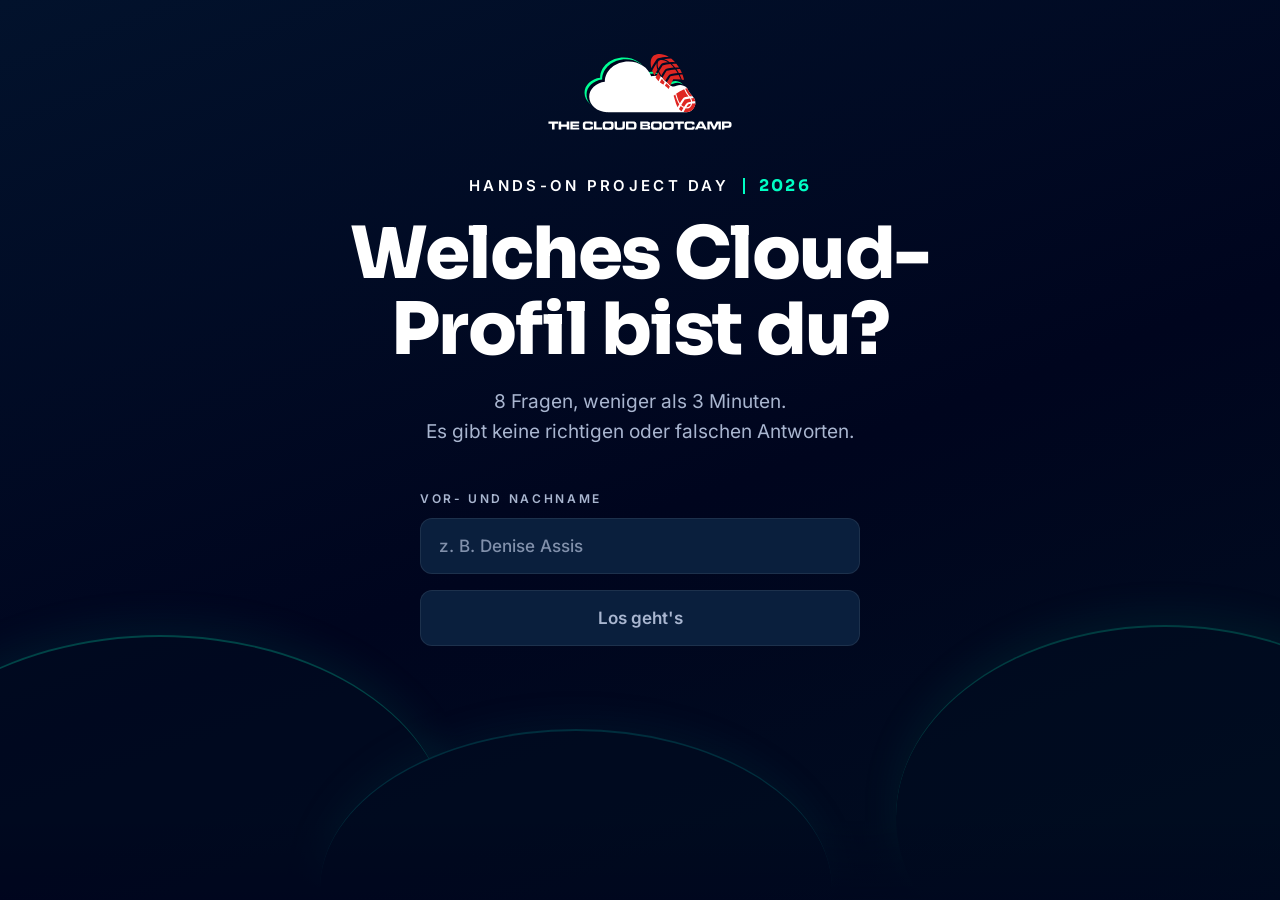
<file: index.html>
<!DOCTYPE html>
<html lang="de">
<head>
  <meta charset="utf-8">
  <meta name="viewport" content="width=device-width, initial-scale=1">
  <title>Welches Cloud-Profil bist du? · Hands-on Project Day 2026</title>
  <link rel="stylesheet" href="./src/styles.css">
  <script type="module" src="./src/quiz.js"></script>
</head>
<body>
  <main>
    <section id="bildschirm-start" class="bildschirm bildschirm-start" aria-labelledby="start-titel">
      <div class="deko" aria-hidden="true">
        <div class="deko-gebaeude">
          <span style="--w:28px;--h:60px"></span>
          <span style="--w:40px;--h:110px"></span>
          <span style="--w:24px;--h:80px"></span>
          <span style="--w:46px;--h:140px"></span>
          <span style="--w:30px;--h:70px"></span>
        </div>
        <span class="deko-huegel deko-huegel-1"></span>
        <span class="deko-huegel deko-huegel-2"></span>
        <span class="deko-huegel deko-huegel-3"></span>
        <span class="deko-verlauf"></span>
      </div>

      <div class="start-inhalt">
        <img class="start-logo" src="./assets/logo-tcb.svg" alt="The Cloud Bootcamp" width="211" height="87">

        <div class="start-kopf">
          <p class="event">
            <span class="eyebrow">HANDS-ON PROJECT DAY</span>
            <span class="event-trenner"></span>
            <span class="event-jahr">2026</span>
          </p>
          <h1 id="start-titel" class="start-titel" tabindex="-1">Welches Cloud-Profil bist du?</h1>
          <p class="start-untertitel">8 Fragen, weniger als 3 Minuten.<br>Es gibt keine richtigen oder falschen Antworten.</p>
        </div>

        <form id="start-formular" class="start-formular" novalidate>
          <label for="name" class="eyebrow eyebrow-gedaempft">VOR- UND NACHNAME</label>
          <input id="name" name="name" type="text" class="eingabe" autocomplete="name" placeholder="z. B. Denise Assis" maxlength="60" required>
          <button id="btn-start" type="submit" class="btn btn-primaer" disabled>Los geht's</button>
          <p id="start-fehler" class="fehler" role="alert" hidden></p>
        </form>
      </div>
    </section>

    <section id="bildschirm-quiz" class="bildschirm bildschirm-quiz" aria-labelledby="quiz-frage" hidden>
      <div class="quiz">
        <header class="quiz-kopf">
          <div id="quiz-fortschritt" class="fortschritt" role="progressbar" aria-valuemin="1"></div>
          <div class="quiz-meta">
            <span class="eyebrow eyebrow-gedaempft">HANDS-ON PROJECT DAY</span>
            <span class="zaehler"><span id="quiz-aktuell" class="zaehler-aktuell">01</span> / <span id="quiz-gesamt">08</span></span>
          </div>
        </header>

        <h1 id="quiz-frage" class="quiz-frage" tabindex="-1"></h1>

        <div id="quiz-optionen" class="optionen" role="radiogroup" aria-labelledby="quiz-frage"></div>

        <nav class="quiz-nav" aria-label="Quiz-Navigation">
          <button id="btn-zurueck" type="button" class="btn btn-sekundaer">Zurück</button>
          <button id="btn-weiter" type="button" class="btn btn-primaer" disabled>Weiter</button>
        </nav>
      </div>
    </section>

    <section id="bildschirm-ergebnis" class="bildschirm bildschirm-ergebnis" aria-labelledby="ergebnis-titel" hidden>
      <div class="ergebnis">
        <div class="ergebnis-profil">
          <p class="eyebrow eyebrow-gedaempft">DEIN CLOUD-PROFIL IST</p>
          <h1 id="ergebnis-titel" class="ergebnis-titel" tabindex="-1"></h1>
          <div class="pill-affinitaet">
            <span id="pill-icon" class="pill-icon" aria-hidden="true"></span>
            <span class="pill-trenner"></span>
            <span class="pill-texte">
              <span id="pill-label" class="pill-label"></span>
              <span id="pill-profil" class="pill-profil"></span>
            </span>
          </div>
          <p id="ergebnis-ergaenzend" class="ergebnis-ergaenzend" hidden></p>
        </div>

        <figure class="ergebnis-radar">
          <div id="radar-seite" class="radar-seite" role="img"></div>
          <figcaption>
            <ul id="ergebnis-punkte" class="ergebnis-punkte"></ul>
          </figcaption>
        </figure>

        <div class="ergebnis-badge">
          <div class="ergebnis-badge-titel">
            <p class="eyebrow eyebrow-gedaempft">DEIN VIRTUELLES BADGE</p>
            <h2>Teile es mit deinem Netzwerk</h2>
          </div>
          <div id="badge-vorschau" class="badge-vorschau" role="img" aria-label="Vorschau des Badges"></div>
          <div class="ergebnis-aktionen">
            <button id="btn-download" type="button" class="btn btn-primaer">Badge herunterladen (PNG)</button>
            <button id="btn-wiederholen" type="button" class="btn btn-sekundaer">Quiz wiederholen</button>
          </div>
          <p id="ergebnis-fehler" class="fehler" role="alert" hidden></p>
        </div>
      </div>
    </section>
  </main>
</body>
</html>
</file>
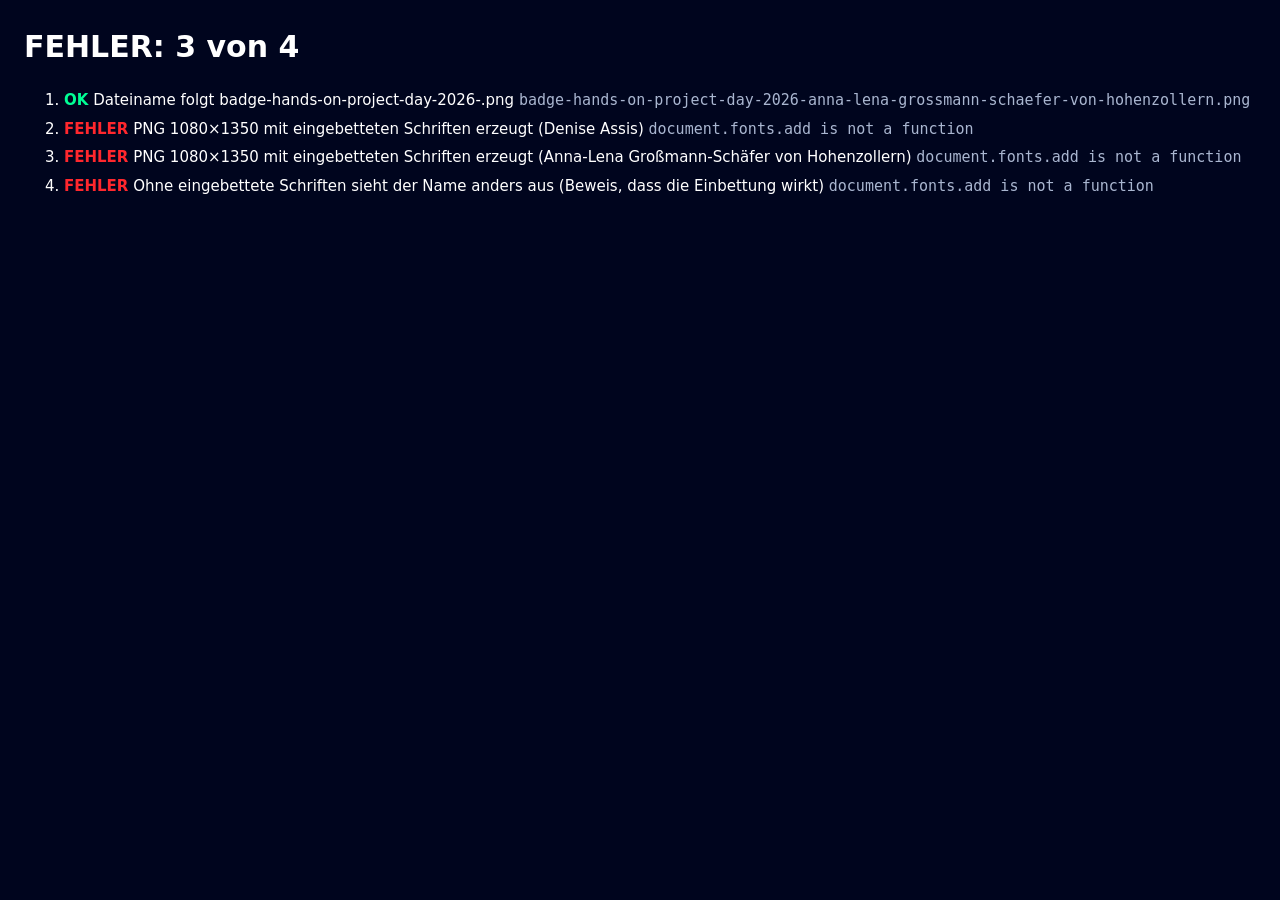
<file: tests/badge.test.html>
<!DOCTYPE html>
<html lang="de">
<head>
<meta charset="utf-8">
<title>Tests des Badges</title>
<style>
  body { font: 15px/1.5 system-ui, sans-serif; margin: 24px; background: #00051E; color: #FFFFFF; }
  li { margin: 6px 0; }
  .ok { color: #00FF95; }
  .fehler { color: #FF272D; }
  code { color: #A9B6D0; }
  .pngs { display: flex; flex-wrap: wrap; gap: 16px; }
  .pngs figure { margin: 0; width: 324px; }
  .pngs img { width: 100%; display: block; }
</style>
</head>
<body>
<!-- Über den lokalen Server öffnen: http://127.0.0.1:8000/tests/badge.test.html (?herunterladen lädt die PNGs herunter) -->
<h1 id="zusammenfassung">läuft …</h1>
<ol id="faelle"></ol>
<div class="pngs" id="pngs"></div>
<script type="module">
import { berechneErgebnis } from '../src/scoring.js';
import { erstelleBadgeSvg, erzeugePng, dateiname, dateiHerunterladen, BREITE, HOEHE } from '../src/badge.js';

const daten = await fetch('../data/fragen.json').then((r) => r.json());
const dims = Object.keys(daten.dimensionen);
const liste = document.getElementById('faelle');
const herunterladen = new URLSearchParams(location.search).has('herunterladen');
let fehlschlaege = 0;

async function fall(name, fn) {
  let ok = true;
  let detail = '';
  try {
    detail = (await fn()) || '';
  } catch (e) {
    ok = false;
    detail = e.message;
    fehlschlaege++;
  }
  const li = document.createElement('li');
  li.innerHTML = `<strong class="${ok ? 'ok' : 'fehler'}">${ok ? 'OK' : 'FEHLER'}</strong> ${name} <code></code>`;
  li.querySelector('code').textContent = detail;
  liste.append(li);
}

const gleich = (ist, soll, bezeichnung) => {
  if (ist !== soll) throw new Error(`${bezeichnung}: erwartet ${JSON.stringify(soll)}, erhalten ${JSON.stringify(ist)}`);
};
const antworten = (zuordnung) => Object.entries(zuordnung).flatMap(([d, n]) => Array(n).fill(d));

const alsDataUrl = (blob) =>
  new Promise((ok, fehler) => {
    const leser = new FileReader();
    leser.onload = () => ok(leser.result);
    leser.onerror = () => fehler(leser.error);
    leser.readAsDataURL(blob);
  });

async function zeige(blob, beschriftung) {
  const fig = document.createElement('figure');
  fig.innerHTML = `<img alt=""><figcaption></figcaption>`;
  fig.querySelector('img').src = await alsDataUrl(blob);
  fig.querySelector('figcaption').textContent = beschriftung;
  document.getElementById('pngs').append(fig);
}

// Data-URL + Canvas: In headless Chrome mit virtueller Zeit lösen blob: und createImageBitmap nie auf.
async function pixel(blob) {
  const bild = new Image();
  bild.src = await alsDataUrl(blob);
  await bild.decode();
  const c = document.createElement('canvas');
  c.width = bild.naturalWidth;
  c.height = bild.naturalHeight;
  const ctx = c.getContext('2d', { willReadFrequently: true });
  ctx.drawImage(bild, 0, 0);
  return { breite: bild.naturalWidth, hoehe: bild.naturalHeight, ctx };
}

const beispiele = {
  denise: {
    name: 'Denise Assis',
    ergebnis: berechneErgebnis(dims, antworten({ devops: 4, multicloud: 2, data_ai: 1, security: 1 })),
    dimensionen: daten.dimensionen,
  },
  lang: {
    name: 'Anna-Lena Großmann-Schäfer von Hohenzollern',
    ergebnis: berechneErgebnis(dims, antworten({ security: 3, finops: 3, multicloud: 1, data_ai: 1 })),
    dimensionen: daten.dimensionen,
  },
};
const pngs = {};

await fall('Dateiname folgt badge-hands-on-project-day-2026-<slug>.png', () => {
  gleich(dateiname('Denise Assis'), 'badge-hands-on-project-day-2026-denise-assis.png', 'einfach');
  gleich(dateiname('  Jörg Großmann  '), 'badge-hands-on-project-day-2026-joerg-grossmann.png', 'Umlaute');
  gleich(dateiname("Maria Conceição d'Ávila"), 'badge-hands-on-project-day-2026-maria-conceicao-d-avila.png', 'Akzente');
  gleich(dateiname('李 雷'), 'badge-hands-on-project-day-2026-profil.png', 'ohne lateinische Zeichen');
  return dateiname(beispiele.lang.name);
});

for (const [schluessel, b] of Object.entries(beispiele)) {
  await fall(`PNG ${BREITE}×${HOEHE} mit eingebetteten Schriften erzeugt (${b.name})`, async () => {
    const svg = await erstelleBadgeSvg(b);
    if (!svg.includes('data:font/woff2;base64,')) throw new Error('SVG ohne eingebettete Schriften');
    pngs[schluessel] = await erzeugePng(svg);
    gleich(pngs[schluessel].type, 'image/png', 'Typ');
    const { breite, hoehe } = await pixel(pngs[schluessel]);
    gleich(`${breite}×${hoehe}`, `${BREITE}×${HOEHE}`, 'Abmessungen');
    await zeige(pngs[schluessel], dateiname(b.name));
    return `${Math.round(svg.length / 1024)} KB SVG, ${Math.round(pngs[schluessel].size / 1024)} KB PNG`;
  });
}

await fall('Ohne eingebettete Schriften sieht der Name anders aus (Beweis, dass die Einbettung wirkt)', async () => {
  pngs.ohneSchriften = await erzeugePng(await erstelleBadgeSvg(beispiele.denise, { schriftenEinbetten: false }));
  await zeige(pngs.ohneSchriften, 'Kontrolle: ohne eingebettete Schriften');
  const a = (await pixel(pngs.denise)).ctx.getImageData(80, 388, 916, 100).data;
  const b = (await pixel(pngs.ohneSchriften)).ctx.getImageData(80, 388, 916, 100).data;
  let verschieden = 0;
  for (let i = 0; i < a.length; i += 4) if (Math.abs(a[i] - b[i]) + Math.abs(a[i + 1] - b[i + 1]) + Math.abs(a[i + 2] - b[i + 2]) > 60) verschieden++;
  const anteil = (100 * verschieden) / (a.length / 4);
  if (anteil < 1) throw new Error(`nur ${anteil.toFixed(2)} % der Pixel im Namen haben sich geändert`);
  return `${anteil.toFixed(1)} % der Pixel im Namensbereich unterscheiden sich`;
});

if (herunterladen) {
  dateiHerunterladen(pngs.denise, dateiname(beispiele.denise.name));
  dateiHerunterladen(pngs.lang, dateiname(beispiele.lang.name));
  dateiHerunterladen(pngs.ohneSchriften, 'kontrolle-ohne-eingebettete-schriften.png');
}

const gesamt = liste.children.length;
const zusammenfassung = fehlschlaege ? `FEHLER: ${fehlschlaege} von ${gesamt}` : `OK: ${gesamt} von ${gesamt}`;
document.getElementById('zusammenfassung').textContent = zusammenfassung;
document.title = zusammenfassung;
</script>
</body>
</html>
</file>
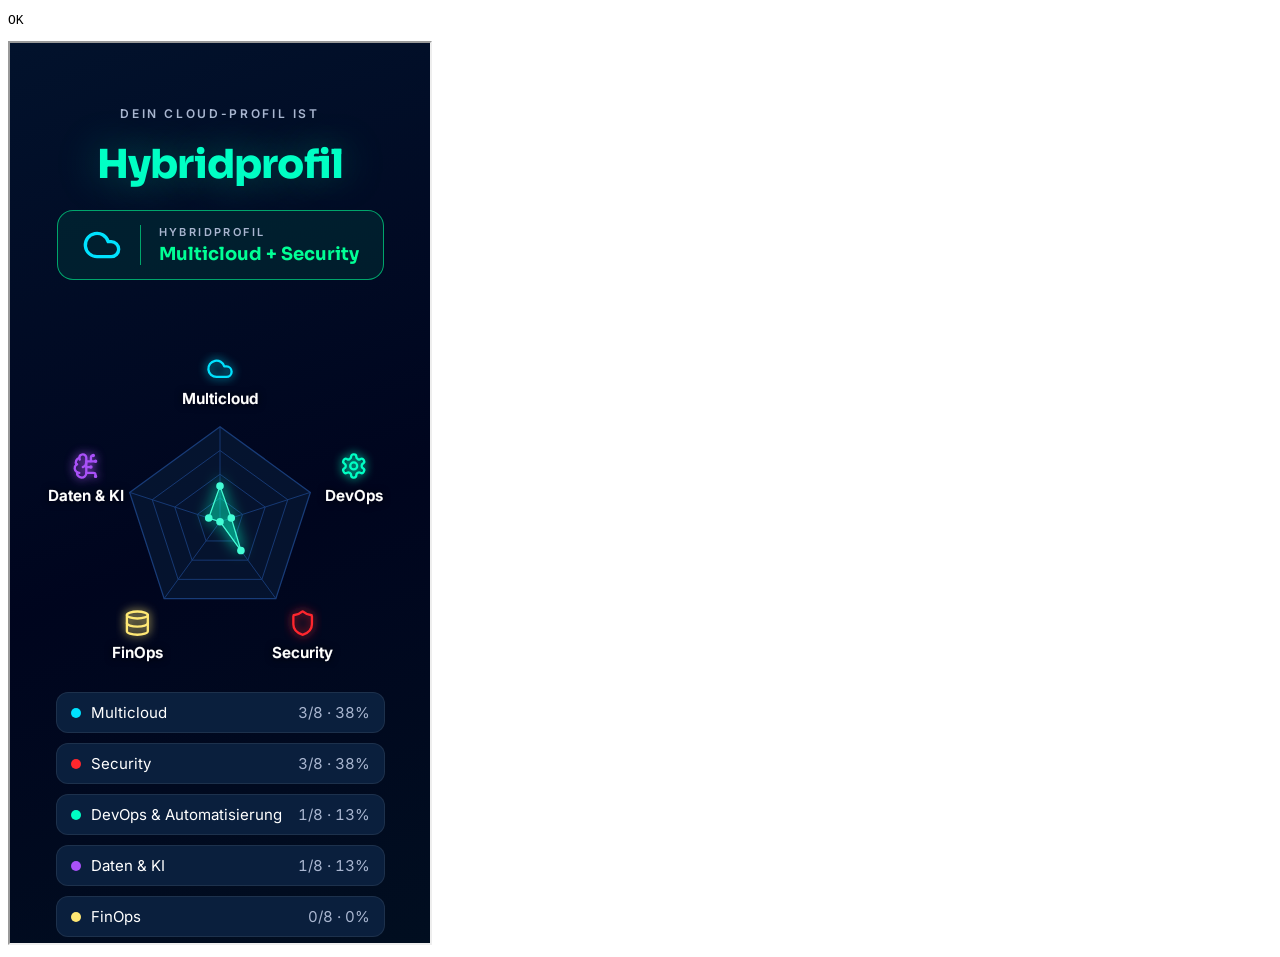
<file: tests/dimension-nicht-im-dom.html>
<!DOCTYPE html>
<html lang="de">
<head>
<meta charset="utf-8">
<title>Test: Dimension außerhalb des DOM</title>
</head>
<body>
<!-- Über den lokalen Server öffnen: http://127.0.0.1:8000/tests/dimension-nicht-im-dom.html -->
<pre id="ausgabe">läuft …</pre>
<iframe id="app" src="../index.html" style="width:420px;height:900px"></iframe>
<script type="module">
// Vollständige Namen statt Einzelwörter: „Automatisierungen“ kommt als normales Wort in Antworttexten vor.
const VERBOTEN = ['multicloud', 'devops', 'security', 'finops', 'data_ai', 'data-dim', 'daten & ki', 'daten &amp; ki'];
const fehlschlaege = [];
const protokoll = [];
const warte = (ms) => new Promise((r) => setTimeout(r, ms));
const pruefe = (doc, schritt) => {
  const html = doc.documentElement.outerHTML.toLowerCase();
  for (const v of VERBOTEN) if (html.includes(v)) fehlschlaege.push(`${schritt}: DOM enthält „${v}“`);
  for (const el of doc.querySelectorAll('*')) {
    for (const a of el.attributes) if (a.name.startsWith('data-')) fehlschlaege.push(`${schritt}: Attribut ${a.name}`);
  }
};
const erwarte = (bedingung, meldung) => { if (!bedingung) fehlschlaege.push(meldung); };

const rahmen = document.getElementById('app');
await new Promise((r) => rahmen.addEventListener('load', r, { once: true }));
const doc = rahmen.contentDocument;
const $ = (id) => doc.getElementById(id);

pruefe(doc, 'Start');
const name = $('name');
name.value = 'Denise';
name.dispatchEvent(new Event('input'));
erwarte($('btn-start').disabled, '„Los geht’s“ ist mit nur einem Wort aktiv');
name.value = 'Denise Assis';
name.dispatchEvent(new Event('input'));
erwarte(!$('btn-start').disabled, '„Los geht’s“ ist trotz gültigem Namen gesperrt');
$('btn-start').click();
for (let t = 0; t < 50 && $('bildschirm-quiz').hidden; t++) await warte(50);
erwarte(!$('bildschirm-quiz').hidden, 'Quizbildschirm wurde nicht geöffnet');

const auswahl = [];
for (let i = 0; i < 8; i++) {
  pruefe(doc, `Frage ${i + 1} vorher`);
  erwarte($('quiz-aktuell').textContent === String(i + 1).padStart(2, '0'), `falscher Zähler bei Frage ${i + 1}`);
  erwarte($('quiz-fortschritt').children.length === 8, 'Fortschrittsbalken hat keine 8 Segmente');
  erwarte($('btn-weiter').disabled, `„Weiter“ ist ohne Auswahl aktiv (Frage ${i + 1})`);
  const optionen = $('quiz-optionen').children;
  erwarte(optionen.length === 5, `Frage ${i + 1} hat keine 5 Optionen`);
  const n = Math.floor(Math.random() * 5);
  auswahl.push(optionen[n].querySelector('.option-text').textContent);
  optionen[n].click();
  erwarte(!$('btn-weiter').disabled, `„Weiter“ ist nach Auswahl gesperrt (Frage ${i + 1})`);
  pruefe(doc, `Frage ${i + 1} nachher`);
  if (i === 3) {
    $('btn-weiter').click();
    $('btn-zurueck').click();
    const markiert = doc.querySelector('#quiz-optionen [aria-checked="true"] .option-text');
    erwarte(markiert && markiert.textContent === auswahl[3], 'Antwort war nach „Zurück“ nicht mehr markiert');
  }
  // Das letzte „Weiter“ öffnet das Ergebnis, dort dürfen Dimensionen erscheinen.
  $('btn-weiter').click();
}
erwarte(!$('bildschirm-ergebnis').hidden, 'Ergebnis wurde nach 8 Antworten nicht geöffnet');

protokoll.push(fehlschlaege.length ? 'FEHLER' : 'OK');
document.getElementById('ausgabe').textContent = [...protokoll, ...fehlschlaege].join('\n');
document.title = fehlschlaege.length ? 'FEHLER' : 'OK';
</script>
</body>
</html>
</file>
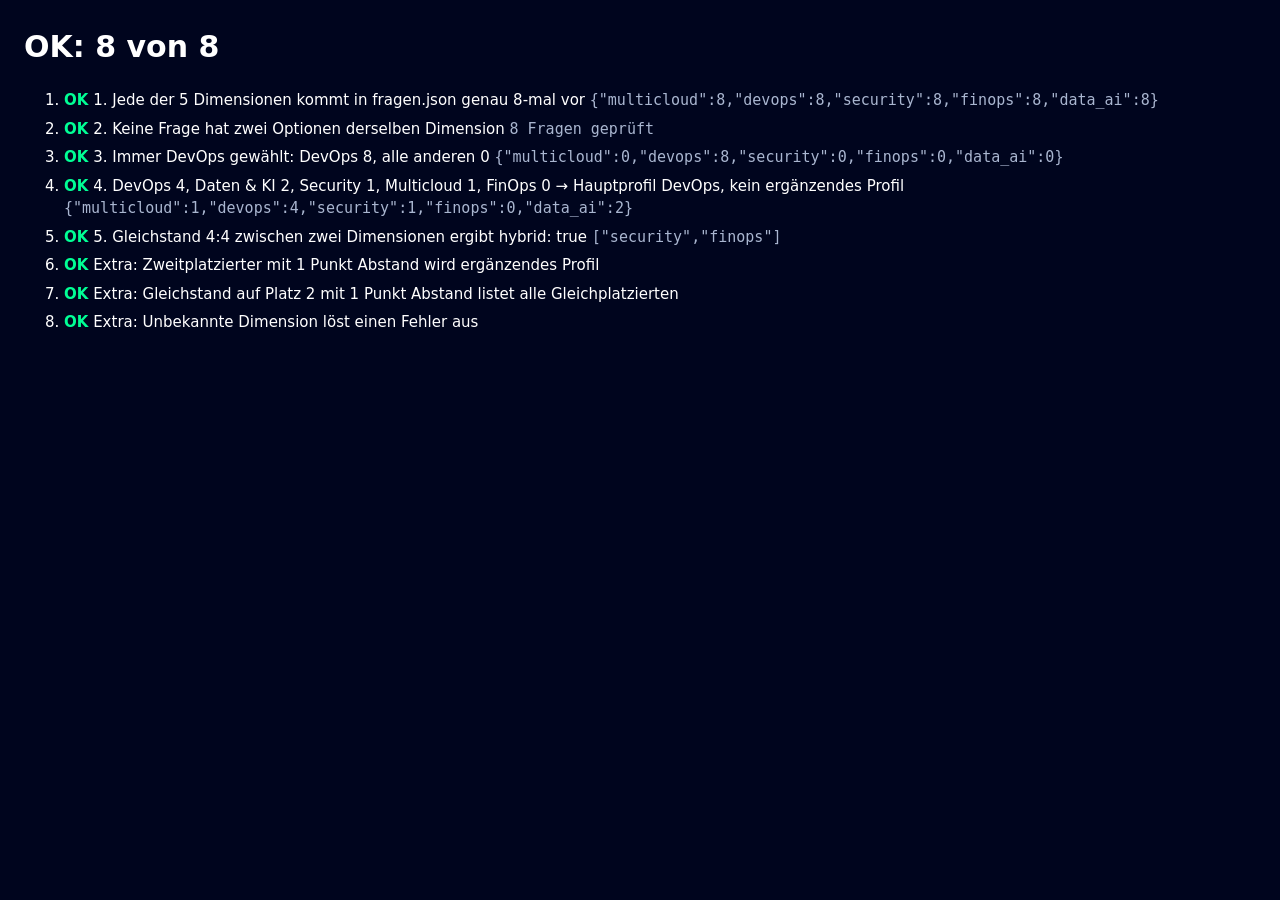
<file: tests/scoring.test.html>
<!DOCTYPE html>
<html lang="de">
<head>
<meta charset="utf-8">
<title>Tests der Punktevergabe</title>
<style>
  body { font: 15px/1.5 system-ui, sans-serif; margin: 24px; background: #00051E; color: #FFFFFF; }
  li { margin: 6px 0; }
  .ok { color: #00FF95; }
  .fehler { color: #FF272D; }
  code { color: #A9B6D0; }
</style>
</head>
<body>
<!-- Über den lokalen Server öffnen: http://127.0.0.1:8000/tests/scoring.test.html -->
<h1 id="zusammenfassung">läuft …</h1>
<ol id="faelle"></ol>
<script type="module">
import { berechneErgebnis } from '../src/scoring.js';

const daten = await fetch('../data/fragen.json').then((r) => r.json());
const dims = Object.keys(daten.dimensionen);
const liste = document.getElementById('faelle');
let fehlschlaege = 0;

function fall(name, fn) {
  let detail = '';
  let ok;
  try {
    detail = fn() || '';
    ok = true;
  } catch (e) {
    ok = false;
    detail = e.message;
  }
  if (!ok) fehlschlaege++;
  const li = document.createElement('li');
  li.innerHTML = `<strong class="${ok ? 'ok' : 'fehler'}">${ok ? 'OK' : 'FEHLER'}</strong> ${name} <code></code>`;
  li.querySelector('code').textContent = detail;
  liste.append(li);
}

function gleich(ist, soll, bezeichnung) {
  const a = JSON.stringify(ist);
  const e = JSON.stringify(soll);
  if (a !== e) throw new Error(`${bezeichnung}: erwartet ${e}, erhalten ${a}`);
}

// Baut eine Antwortliste aus { dim: Anzahl }.
const antworten = (zuordnung) => Object.entries(zuordnung).flatMap(([d, n]) => Array(n).fill(d));

fall('1. Jede der 5 Dimensionen kommt in fragen.json genau 8-mal vor', () => {
  gleich(dims.length, 5, 'Anzahl der Dimensionen');
  const zaehlung = Object.fromEntries(dims.map((d) => [d, 0]));
  for (const f of daten.fragen) for (const o of f.optionen) zaehlung[o.dim]++;
  gleich(zaehlung, Object.fromEntries(dims.map((d) => [d, 8])), 'Zählung');
  return JSON.stringify(zaehlung);
});

fall('2. Keine Frage hat zwei Optionen derselben Dimension', () => {
  for (const f of daten.fragen) {
    const gesehen = f.optionen.map((o) => o.dim);
    if (new Set(gesehen).size !== gesehen.length) throw new Error(`${f.id} wiederholt eine Dimension: ${gesehen.join(', ')}`);
  }
  return `${daten.fragen.length} Fragen geprüft`;
});

fall('3. Immer DevOps gewählt: DevOps 8, alle anderen 0', () => {
  const gewaehlt = daten.fragen.map((f) => f.optionen.find((o) => o.dim === 'devops').dim);
  const e = berechneErgebnis(dims, gewaehlt);
  gleich(e.punkte, { multicloud: 0, devops: 8, security: 0, finops: 0, data_ai: 0 }, 'Punkte');
  gleich(e.prozente.devops, 100, 'Prozent DevOps');
  gleich(e.hauptprofil, 'devops', 'Hauptprofil');
  gleich(e.hybrid, false, 'hybrid');
  return JSON.stringify(e.punkte);
});

fall('4. DevOps 4, Daten & KI 2, Security 1, Multicloud 1, FinOps 0 → Hauptprofil DevOps, kein ergänzendes Profil', () => {
  const e = berechneErgebnis(dims, antworten({ devops: 4, data_ai: 2, security: 1, multicloud: 1 }));
  gleich(e.hauptprofil, 'devops', 'Hauptprofil');
  gleich(e.ergaenzend, [], 'ergänzende Profile');
  gleich(e.hybrid, false, 'hybrid');
  gleich(e.prozente, { multicloud: 13, devops: 50, security: 13, finops: 0, data_ai: 25 }, 'Prozentwerte');
  return JSON.stringify(e.punkte);
});

fall('5. Gleichstand 4:4 zwischen zwei Dimensionen ergibt hybrid: true', () => {
  const e = berechneErgebnis(dims, antworten({ security: 4, finops: 4 }));
  gleich(e.hybrid, true, 'hybrid');
  gleich(e.gleichauf, ['security', 'finops'], 'gleichauf');
  gleich(e.hauptprofil, null, 'Hauptprofil');
  return JSON.stringify(e.gleichauf);
});

fall('Extra: Zweitplatzierter mit 1 Punkt Abstand wird ergänzendes Profil', () => {
  const e = berechneErgebnis(dims, antworten({ devops: 3, multicloud: 2, security: 1, finops: 1, data_ai: 1 }));
  gleich(e.hauptprofil, 'devops', 'Hauptprofil');
  gleich(e.ergaenzend, ['multicloud'], 'ergänzende Profile');
});

fall('Extra: Gleichstand auf Platz 2 mit 1 Punkt Abstand listet alle Gleichplatzierten', () => {
  const e = berechneErgebnis(dims, antworten({ data_ai: 3, finops: 2, security: 2, multicloud: 1 }));
  gleich(e.hauptprofil, 'data_ai', 'Hauptprofil');
  gleich(e.ergaenzend, ['security', 'finops'], 'ergänzende Profile');
});

fall('Extra: Unbekannte Dimension löst einen Fehler aus', () => {
  let fehler = null;
  try { berechneErgebnis(dims, ['cloud']); } catch (e) { fehler = e; }
  if (!fehler) throw new Error('kein Fehler ausgelöst');
});

const gesamt = liste.children.length;
const zusammenfassung = fehlschlaege ? `FEHLER: ${fehlschlaege} von ${gesamt}` : `OK: ${gesamt} von ${gesamt}`;
document.getElementById('zusammenfassung').textContent = zusammenfassung;
document.title = zusammenfassung;
</script>
</body>
</html>
</file>
<file: src/styles.css>
/* Cloud-Profil TCB — Tokens aus DESIGN.md. Keine Varianten erfinden. */

/* Schriften selbst gehostet (OFL): keine Anfragen an Dritte. */
@font-face {
  font-family: 'Inter';
  font-style: normal;
  font-weight: 400 600;
  font-display: swap;
  src: url('../assets/fonts/inter-latin.woff2') format('woff2');
  unicode-range: U+0000-00FF, U+0131, U+0152-0153, U+02BB-02BC, U+02C6, U+02DA, U+02DC, U+0304, U+0308, U+0329, U+2000-206F, U+20AC, U+2122, U+2191, U+2193, U+2212, U+2215, U+FEFF, U+FFFD;
}

@font-face {
  font-family: 'Inter';
  font-style: normal;
  font-weight: 400 600;
  font-display: swap;
  src: url('../assets/fonts/inter-latin-ext.woff2') format('woff2');
  unicode-range: U+0100-02BA, U+02BD-02C5, U+02C7-02CC, U+02CE-02D7, U+02DD-02FF, U+0304, U+0308, U+0329, U+1D00-1DBF, U+1E00-1E9F, U+1EF2-1EFF, U+2020, U+20A0-20AB, U+20AD-20C4, U+2113, U+2C60-2C7F, U+A720-A7FF;
}

@font-face {
  font-family: 'Sora';
  font-style: normal;
  font-weight: 600 800;
  font-display: swap;
  src: url('../assets/fonts/sora-latin.woff2') format('woff2');
  unicode-range: U+0000-00FF, U+0131, U+0152-0153, U+02BB-02BC, U+02C6, U+02DA, U+02DC, U+0304, U+0308, U+0329, U+2000-206F, U+20AC, U+2122, U+2191, U+2193, U+2212, U+2215, U+FEFF, U+FFFD;
}

@font-face {
  font-family: 'Sora';
  font-style: normal;
  font-weight: 600 800;
  font-display: swap;
  src: url('../assets/fonts/sora-latin-ext.woff2') format('woff2');
  unicode-range: U+0100-02BA, U+02BD-02C5, U+02C7-02CC, U+02CE-02D7, U+02DD-02FF, U+0304, U+0308, U+0329, U+1D00-1DBF, U+1E00-1E9F, U+1EF2-1EFF, U+2020, U+20A0-20AB, U+20AD-20C4, U+2113, U+2C60-2C7F, U+A720-A7FF;
}

:root {
  /* Basis (Hintergründe) */
  --tcb-navy-900: #00051E;
  --tcb-navy-800: #010C20;
  --tcb-navy-700: #02122C;
  --tcb-navy-600: #0A1F3D;
  --tcb-navy-500: #183C78;

  /* Akzent (Identität) */
  --tcb-green: #00FF95;
  --tcb-mint: #00FFC4;
  --tcb-aqua: #44FDD5;
  --tcb-cyan: #00E1EC;
  --tcb-teal: #00B490;
  --tcb-teal-deep: #008484;
  --tcb-red: #DF2622; /* nur im Logo und im Security-Icon */

  /* Text */
  --text-primary: #FFFFFF;
  --text-muted: #A9B6D0;
  --text-accent: #00FFC4;

  /* Farben je Dimension (fest) */
  --dim-multicloud: #00E2FF;
  --dim-devops: #00FFC4;
  --dim-security: #FF272D;
  --dim-finops: #FFE874;
  --dim-data-ai: #A951F8;

  /* Verläufe */
  --bg-gradient: linear-gradient(160deg, #02122C 0%, #00051E 55%, #010E20 100%);
  --badge-border-gradient: linear-gradient(180deg, #00E1EC 0%, #00FFC4 18%, #183C78 55%, #3C609C 100%);

  /* Typografie */
  --font-display: Sora, Inter, system-ui, sans-serif;
  --font-body: Inter, system-ui, sans-serif;
  --tracking-eyebrow: 0.22em;
  --tracking-vertical: 0.3em;

  /* Maße des Badges (Basis 1080×1350) */
  --badge-w: 1080px;
  --badge-h: 1350px;
  --badge-name: 92px;
  --badge-profile: 46px;
  --badge-eyebrow: 22px;
  --badge-radar-label: 20px;
  --badge-vertical: 14px;

  /* Komponenten */
  --radius-badge: 28px;
  --radius-pill: 16px;
  --radius-button: 12px;
  --badge-padding: 64px;
  --border-subtle: rgba(255, 255, 255, 0.08);
  --pill-border: rgba(0, 255, 149, 0.6);
  --pill-bg: rgba(0, 255, 149, 0.08);
  --focus-glow: 0 0 0 3px rgba(0, 255, 149, 0.15);
  --radar-fill: rgba(0, 255, 196, 0.28);
}

*,
*::before,
*::after {
  box-sizing: border-box;
}

html,
body {
  margin: 0;
}

body {
  min-height: 100vh;
  background: var(--tcb-navy-900);
  color: var(--text-primary);
  font-family: var(--font-body);
  -webkit-font-smoothing: antialiased;
}

/* Fester Verlauf in eigener Ebene: background-attachment: fixed versagt auf iOS. */
body::before {
  content: '';
  position: fixed;
  inset: 0;
  z-index: -1;
  background: var(--bg-gradient);
}

/* Immer nur ein Bildschirm sichtbar: Die anderen tragen das Attribut hidden. */
.bildschirm[hidden] {
  display: none;
}

.bildschirm {
  position: relative;
  min-height: 100vh;
  display: flex;
  flex-direction: column;
  align-items: center;
}

[tabindex="-1"]:focus {
  outline: none;
}

/* ---------- Gemeinsame Elemente ---------- */

.eyebrow {
  font-size: 12px;
  font-weight: 600;
  letter-spacing: var(--tracking-eyebrow);
  text-transform: uppercase;
  color: var(--text-primary);
}

.eyebrow-gedaempft {
  color: var(--text-muted);
}

.btn {
  height: 56px;
  padding: 0 32px;
  border-radius: var(--radius-button);
  border: 1px solid transparent;
  font: 600 17px var(--font-body);
  cursor: pointer;
  transition: box-shadow 0.2s, background-color 0.2s, border-color 0.2s, transform 0.2s;
}

.btn:focus-visible {
  outline: 2px solid var(--tcb-green);
  outline-offset: 3px;
}

.btn-primaer {
  background: var(--tcb-green);
  border-color: var(--tcb-green);
  color: var(--tcb-navy-900);
}

.btn-primaer:hover:not(:disabled) {
  box-shadow: 0 0 28px rgba(0, 255, 149, 0.35);
}

.btn-primaer:active:not(:disabled) {
  transform: scale(0.98);
}

.btn-primaer:disabled {
  background: var(--tcb-navy-600);
  border-color: var(--border-subtle);
  color: var(--text-muted);
  cursor: not-allowed;
}

.btn-sekundaer {
  background: transparent;
  border-color: rgba(255, 255, 255, 0.16);
  color: var(--text-primary);
}

.btn-sekundaer:hover {
  border-color: var(--text-muted);
  background: rgba(255, 255, 255, 0.04);
}

.eingabe {
  height: 56px;
  padding: 0 18px;
  border-radius: var(--radius-button);
  background: var(--tcb-navy-600);
  border: 1px solid var(--border-subtle);
  color: var(--text-primary);
  font: 500 17px var(--font-body);
  outline: none;
}

.eingabe::placeholder {
  color: var(--text-muted);
  opacity: 0.75;
}

.eingabe:focus {
  border-color: var(--tcb-green);
  box-shadow: var(--focus-glow);
}

.fehler {
  margin: 0;
  font-size: 15px;
  color: var(--text-primary);
}

/* ---------- Startbildschirm ---------- */

.bildschirm-start {
  overflow: hidden;
  padding: clamp(32px, 6vh, 64px) 24px clamp(170px, 24vh, 240px);
}

.deko {
  position: absolute;
  inset: auto 0 0 0;
  height: clamp(150px, 22vh, 230px);
  pointer-events: none;
  opacity: 0.5;
}

.deko-gebaeude {
  position: absolute;
  right: 6%;
  bottom: 40px;
  display: flex;
  align-items: flex-end;
  gap: 6px;
}

.deko-gebaeude span {
  width: var(--w);
  height: var(--h);
  background: var(--tcb-navy-600);
  border: 1px solid var(--tcb-navy-500);
  border-bottom: none;
  border-radius: 3px 3px 0 0;
}

.deko-huegel {
  position: absolute;
  border-radius: 50%;
  background: var(--tcb-navy-800);
}

.deko-huegel-1 {
  left: -10%;
  bottom: -60%;
  width: 45%;
  aspect-ratio: 1.5;
  border-top: 2px solid rgba(0, 180, 144, 0.7);
  box-shadow: 0 -12px 40px rgba(0, 180, 144, 0.18);
}

.deko-huegel-2 {
  left: 25%;
  bottom: -75%;
  width: 40%;
  aspect-ratio: 1.6;
  border-top: 2px solid rgba(0, 132, 132, 0.6);
  box-shadow: 0 -10px 36px rgba(0, 132, 132, 0.15);
}

.deko-huegel-3 {
  right: -12%;
  bottom: -55%;
  width: 42%;
  aspect-ratio: 1.4;
  border-top: 2px solid rgba(0, 180, 144, 0.6);
  box-shadow: 0 -12px 40px rgba(0, 180, 144, 0.16);
}

.deko-verlauf {
  position: absolute;
  inset: auto 0 0 0;
  height: 40%;
  background: linear-gradient(180deg, rgba(0, 5, 30, 0) 0%, var(--tcb-navy-900) 100%);
}

.start-inhalt {
  position: relative;
  z-index: 1;
  width: 100%;
  max-width: 640px;
  display: flex;
  flex-direction: column;
  align-items: center;
  gap: clamp(28px, 5vh, 48px);
  text-align: center;
}

.start-logo {
  height: clamp(56px, 8vw, 76px);
  width: auto;
}

.start-kopf {
  display: flex;
  flex-direction: column;
  align-items: center;
  gap: 20px;
}

.event {
  margin: 0;
  display: flex;
  align-items: center;
  justify-content: center;
  flex-wrap: wrap;
  gap: 14px;
}

.event .eyebrow {
  font-size: clamp(12px, 1.6vw, 15px);
}

.event-trenner {
  width: 2px;
  height: 16px;
  background: var(--tcb-mint);
}

.event-jahr {
  font-family: var(--font-display);
  font-size: clamp(13px, 1.7vw, 16px);
  font-weight: 700;
  letter-spacing: 0.14em;
  color: var(--tcb-mint);
}

.start-titel {
  margin: 0;
  font-family: var(--font-display);
  font-weight: 800;
  font-size: clamp(38px, 7vw, 72px);
  line-height: 1.05;
  letter-spacing: -0.02em;
  text-wrap: balance;
}

.start-untertitel {
  margin: 0;
  max-width: 440px;
  font-size: clamp(16px, 2vw, 19px);
  line-height: 1.55;
  color: var(--text-muted);
  text-wrap: balance;
}

.start-formular {
  width: 100%;
  max-width: 440px;
  display: flex;
  flex-direction: column;
  gap: 12px;
  text-align: left;
}

.start-formular .btn {
  margin-top: 4px;
}

/* ---------- Quizbildschirm ---------- */

.bildschirm-quiz {
  padding: clamp(24px, 5vh, 48px) 20px;
}

.quiz {
  width: 100%;
  max-width: 720px;
  flex: 1;
  display: flex;
  flex-direction: column;
  gap: clamp(28px, 5vh, 44px);
}

.quiz-kopf {
  display: flex;
  flex-direction: column;
  gap: 14px;
}

.fortschritt {
  display: grid;
  grid-auto-flow: column;
  grid-auto-columns: minmax(0, 1fr);
  gap: 6px;
}

.fortschritt-segment {
  height: 6px;
  border-radius: 3px;
  background: var(--tcb-navy-600);
  transition: background-color 0.2s, box-shadow 0.2s;
}

.fortschritt-segment.ist-erledigt {
  background: var(--tcb-green);
}

.fortschritt-segment.ist-aktuell {
  background: var(--tcb-mint);
  box-shadow: 0 0 12px rgba(0, 255, 196, 0.7), 0 0 2px var(--tcb-mint);
}

.quiz-meta {
  display: flex;
  justify-content: space-between;
  align-items: center;
  gap: 12px;
}

.zaehler {
  font-size: 14px;
  font-weight: 600;
  letter-spacing: 0.12em;
  color: var(--text-muted);
  font-variant-numeric: tabular-nums;
}

.zaehler-aktuell {
  color: var(--text-primary);
}

.quiz-frage {
  margin: 0;
  font-family: var(--font-display);
  font-weight: 600;
  font-size: clamp(20px, 2.4vw, 26px);
  line-height: 1.35;
  letter-spacing: -0.01em;
  text-wrap: balance;
}

.optionen {
  display: flex;
  flex-direction: column;
  gap: 12px;
}

.option {
  display: flex;
  align-items: center;
  gap: 16px;
  width: 100%;
  min-height: 72px;
  padding: 16px 20px;
  border-radius: 14px;
  background: var(--tcb-navy-600);
  border: 1px solid var(--border-subtle);
  color: var(--text-primary);
  font: 400 16px/1.5 var(--font-body);
  text-align: left;
  cursor: pointer;
  transition: border-color 0.15s, box-shadow 0.15s, background-color 0.15s;
}

.option:hover,
.option:focus-visible,
.option[aria-checked="true"] {
  border-color: var(--tcb-green);
  box-shadow: var(--focus-glow);
  outline: none;
}

.option[aria-checked="true"] {
  background: rgba(0, 255, 149, 0.06);
}

.option-buchstabe {
  flex: none;
  width: 36px;
  height: 36px;
  border-radius: 50%;
  display: grid;
  place-items: center;
  font-family: var(--font-display);
  font-weight: 700;
  font-size: 15px;
  color: var(--text-muted);
  border: 1px solid rgba(169, 182, 208, 0.4);
}

.option[aria-checked="true"] .option-buchstabe {
  background: var(--tcb-green);
  border-color: var(--tcb-green);
  color: var(--tcb-navy-900);
}

.option-text {
  flex: 1;
  min-width: 0;
  text-wrap: pretty;
}

.quiz-nav {
  margin-top: auto;
  padding-top: 8px;
  display: flex;
  justify-content: space-between;
  gap: 12px;
}

.quiz-nav .btn {
  height: 52px;
  font-size: 16px;
}

/* ---------- Ergebnisbildschirm ---------- */

.bildschirm-ergebnis {
  padding: clamp(40px, 7vh, 80px) 20px 96px;
}

.ergebnis {
  width: 100%;
  max-width: 960px;
  display: flex;
  flex-direction: column;
  align-items: center;
  gap: clamp(48px, 8vh, 96px);
  text-align: center;
}

.ergebnis-profil,
.ergebnis-badge {
  width: 100%;
  display: flex;
  flex-direction: column;
  align-items: center;
  gap: 24px;
}

.ergebnis .eyebrow {
  margin: 0;
  font-size: clamp(12px, 1.5vw, 15px);
}

.pill-affinitaet {
  display: flex;
  align-items: center;
  gap: 18px;
  max-width: 100%;
  padding: 14px 24px;
  border-radius: var(--radius-pill);
  border: 1.5px solid var(--pill-border);
  background: var(--pill-bg);
  text-align: left;
}

.pill-icon {
  flex: none;
  width: 40px;
  height: 40px;
}

.pill-icon svg {
  display: block;
}

.pill-trenner {
  flex: none;
  width: 1px;
  align-self: stretch;
  background: var(--pill-border);
}

.pill-texte {
  display: flex;
  flex-direction: column;
  gap: 4px;
  min-width: 0;
}

.pill-label {
  font-size: 11px;
  font-weight: 600;
  letter-spacing: var(--tracking-eyebrow);
  color: var(--text-muted);
}

.pill-profil {
  font-family: var(--font-display);
  font-size: clamp(18px, 2.4vw, 24px);
  font-weight: 700;
  color: var(--tcb-green);
  overflow-wrap: anywhere;
}

.ergebnis-ergaenzend {
  margin: 0;
  font-size: 16px;
  color: var(--text-muted);
}

.ergebnis-radar {
  margin: 0;
  width: 100%;
  display: flex;
  flex-wrap: wrap;
  align-items: center;
  justify-content: center;
  gap: 24px 48px;
}

.radar-seite {
  width: min(100%, 520px);
}

.radar-seite svg {
  display: block;
  width: 100%;
  height: auto;
}

.ergebnis-punkte {
  margin: 0;
  padding: 0;
  list-style: none;
  display: flex;
  flex-direction: column;
  gap: 10px;
  min-width: min(100%, 280px);
  text-align: left;
}

.ergebnis-punkte li {
  display: flex;
  justify-content: space-between;
  gap: 16px;
  padding: 10px 14px;
  border-radius: var(--radius-button);
  background: var(--tcb-navy-600);
  border: 1px solid var(--border-subtle);
  font-size: 15px;
}

.punkte-name::before {
  content: '';
  display: inline-block;
  width: 10px;
  height: 10px;
  margin-right: 10px;
  border-radius: 50%;
  background: var(--farbe);
}

.punkte-wert {
  color: var(--text-muted);
  font-variant-numeric: tabular-nums;
}

.ergebnis-badge-titel {
  display: flex;
  flex-direction: column;
  gap: 10px;
}

.ergebnis-badge-titel h2 {
  margin: 0;
  font-family: var(--font-display);
  font-size: clamp(24px, 3vw, 32px);
  font-weight: 700;
}

.ergebnis-titel {
  margin: 0;
  font-family: var(--font-display);
  font-weight: 800;
  font-size: clamp(40px, 7.5vw, 92px);
  line-height: 1.02;
  letter-spacing: -0.02em;
  color: var(--tcb-mint);
  text-shadow: 0 0 40px rgba(0, 255, 196, 0.35);
  text-wrap: balance;
}

.badge-vorschau {
  width: min(100%, 540px);
  aspect-ratio: 4 / 5;
  filter: drop-shadow(0 30px 60px rgba(0, 0, 0, 0.5));
}

.badge-vorschau svg {
  display: block;
  width: 100%;
  height: auto;
}

.ergebnis-aktionen {
  width: 100%;
  max-width: 540px;
  display: flex;
  flex-wrap: wrap;
  justify-content: center;
  gap: 12px;
}

.ergebnis-aktionen .btn {
  flex: 1 1 200px;
  padding: 0 20px;
  white-space: nowrap;
}

/* Der Download-Text ist länger: mehr Grundbreite, damit er nicht umbricht. */
.ergebnis-aktionen .btn-primaer {
  flex-basis: 300px;
}
</file>
